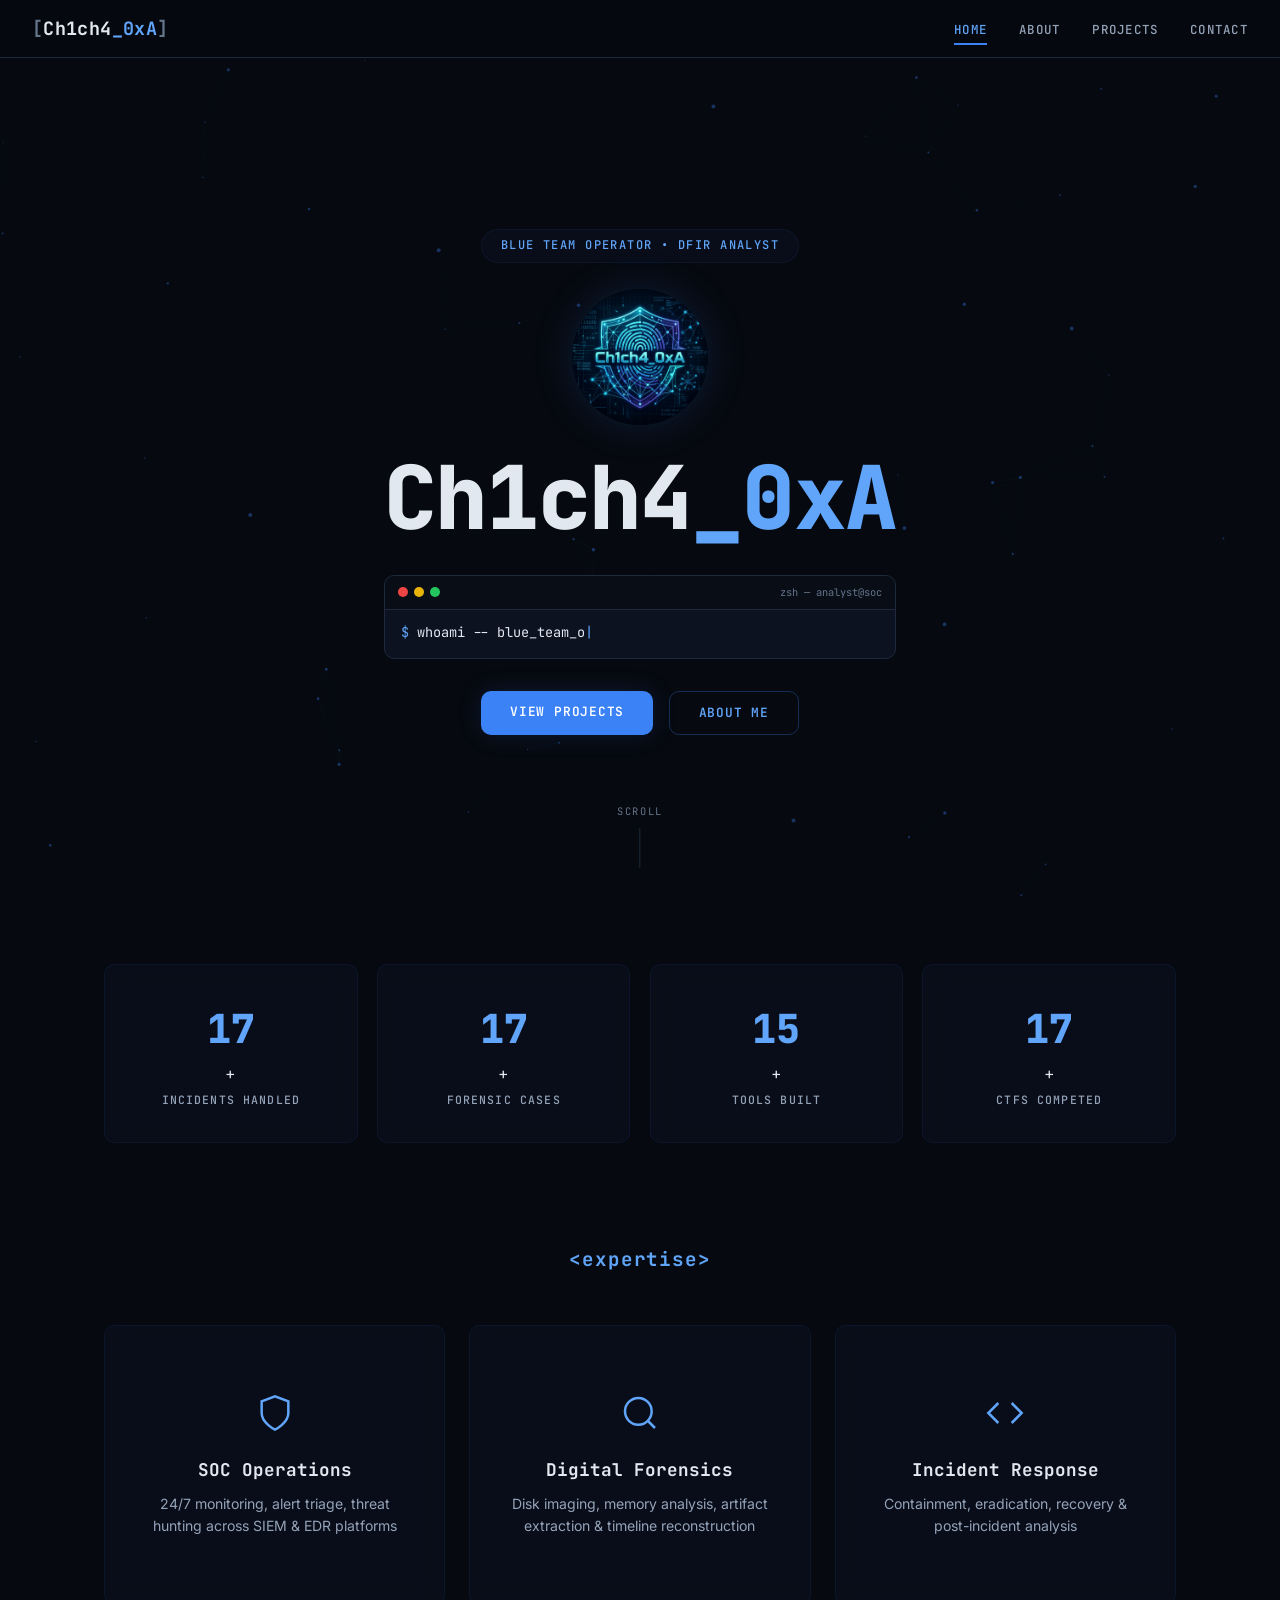
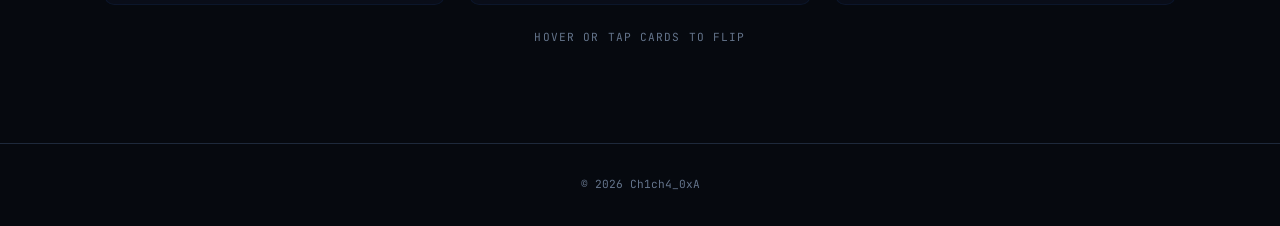
<file: index.html>
<!DOCTYPE html>
<html lang="en">
<head>
  <meta charset="UTF-8" />
  <meta name="viewport" content="width=device-width, initial-scale=1.0" />
  <meta http-equiv="Cache-Control" content="no-cache, no-store, must-revalidate" />
  <meta http-equiv="Pragma" content="no-cache" />
  <title>Ch1ch4_0xA</title>
  <link rel="preconnect" href="https://fonts.googleapis.com" />
  <link rel="preconnect" href="https://fonts.gstatic.com" crossorigin />
  <link href="https://fonts.googleapis.com/css2?family=JetBrains+Mono:wght@400;500;600;700;800&family=Inter:wght@300;400;500;600;700&display=swap" rel="stylesheet" />
  <link rel="stylesheet" href="style.css?v=5" />
</head>
<body>
  <canvas id="particles"></canvas>

  <nav class="nav" id="nav">
    <a href="index.html" class="nav-brand">
      <span class="brand-bracket">[</span>Ch1ch4<span class="brand-accent">_0xA</span><span class="brand-bracket">]</span>
    </a>
    <button class="nav-toggle" id="navToggle" aria-label="Menu">
      <span></span><span></span><span></span>
    </button>
    <ul class="nav-menu" id="navMenu">
      <li><a href="index.html" class="active">Home</a></li>
      <li><a href="about.html">About</a></li>
      <li><a href="projects.html">Projects</a></li>
      <li><a href="contact.html">Contact</a></li>
    </ul>
  </nav>

  <!-- HERO -->
  <section class="hero" id="hero">
    <div class="hero-inner">
      <div class="hero-badge reveal">Blue Team Operator &bull; DFIR Analyst</div>
      <img src="forensic_abstract_logo_1772784659323.png" alt="Ch1ch4_0xA Logo" class="hero-logo reveal" />
      <h1 class="hero-title reveal">Ch1ch4<span class="accent">_0xA</span></h1>
      <div class="hero-terminal reveal">
        <div class="terminal-bar">
          <span class="dot red"></span>
          <span class="dot yellow"></span>
          <span class="dot green"></span>
          <span class="terminal-title">zsh &mdash; analyst@soc</span>
        </div>
        <div class="terminal-body">
          <p><span class="prompt">$</span> <span class="cmd" id="terminalCmd"></span><span class="cursor">|</span></p>
        </div>
      </div>
      <div class="hero-actions reveal">
        <a href="projects.html" class="btn btn-fill">View Projects</a>
        <a href="about.html" class="btn btn-ghost">About Me</a>
      </div>
    </div>
    <div class="scroll-cue">
      <span>Scroll</span>
      <div class="scroll-line"></div>
    </div>
  </section>

  <!-- STATS -->
  <section class="stats-section">
    <div class="container">
      <div class="stats-grid">
        <div class="stat-card glass reveal">
          <span class="stat-number" data-target="50">0</span>+
          <span class="stat-label">Incidents Handled</span>
        </div>
        <div class="stat-card glass reveal">
          <span class="stat-number" data-target="30">0</span>+
          <span class="stat-label">Forensic Cases</span>
        </div>
        <div class="stat-card glass reveal">
          <span class="stat-number" data-target="15">0</span>+
          <span class="stat-label">Tools Built</span>
        </div>
        <div class="stat-card glass reveal">
          <span class="stat-number" data-target="20">0</span>+
          <span class="stat-label">CTFs Competed</span>
        </div>
      </div>
    </div>
  </section>

  <!-- SERVICES -->
  <section class="services-section">
    <div class="container">
      <h2 class="section-heading reveal">
        <span class="heading-tag">&lt;expertise&gt;</span>
      </h2>
      <div class="cards-grid">
        <div class="flip-card reveal" data-tilt>
          <div class="flip-inner">
            <div class="flip-front glass">
              <div class="card-icon">
                <svg width="40" height="40" viewBox="0 0 24 24" fill="none" stroke="currentColor" stroke-width="1.5"><path d="M12 22s8-4 8-10V5l-8-3-8 3v7c0 6 8 10 8 10z"/></svg>
              </div>
              <h3>SOC Operations</h3>
              <p>24/7 monitoring, alert triage, threat hunting across SIEM &amp; EDR platforms</p>
            </div>
            <div class="flip-back glass">
              <h4>Tools &amp; Platforms</h4>
              <ul>
                <li>Splunk / ELK Stack</li>
                <li>CrowdStrike / SentinelOne</li>
                <li>MITRE ATT&CK Framework</li>
                <li>Sigma / YARA Rules</li>
              </ul>
            </div>
          </div>
        </div>
        <div class="flip-card reveal" data-tilt>
          <div class="flip-inner">
            <div class="flip-front glass">
              <div class="card-icon">
                <svg width="40" height="40" viewBox="0 0 24 24" fill="none" stroke="currentColor" stroke-width="1.5"><circle cx="11" cy="11" r="8"/><path d="m21 21-4.35-4.35"/></svg>
              </div>
              <h3>Digital Forensics</h3>
              <p>Disk imaging, memory analysis, artifact extraction &amp; timeline reconstruction</p>
            </div>
            <div class="flip-back glass">
              <h4>Tools &amp; Techniques</h4>
              <ul>
                <li>Volatility / Rekall</li>
                <li>Autopsy / FTK Imager</li>
                <li>Velociraptor</li>
                <li>Chain of Custody</li>
              </ul>
            </div>
          </div>
        </div>
        <div class="flip-card reveal" data-tilt>
          <div class="flip-inner">
            <div class="flip-front glass">
              <div class="card-icon">
                <svg width="40" height="40" viewBox="0 0 24 24" fill="none" stroke="currentColor" stroke-width="1.5"><polyline points="16 18 22 12 16 6"/><polyline points="8 6 2 12 8 18"/></svg>
              </div>
              <h3>Incident Response</h3>
              <p>Containment, eradication, recovery &amp; post-incident analysis</p>
            </div>
            <div class="flip-back glass">
              <h4>Methodologies</h4>
              <ul>
                <li>NIST SP 800-61</li>
                <li>Playbook Automation</li>
                <li>Malware Triage</li>
                <li>Root Cause Analysis</li>
              </ul>
            </div>
          </div>
        </div>
      </div>
      <p class="cards-hint reveal">Hover or tap cards to flip</p>
    </div>
  </section>

  <footer class="footer">
    <div class="container">
      <p>&copy; <span id="year"></span> Ch1ch4_0xA</p>
    </div>
  </footer>

  <script src="script.js?v=5"></script>
</body>
</html>
</file>
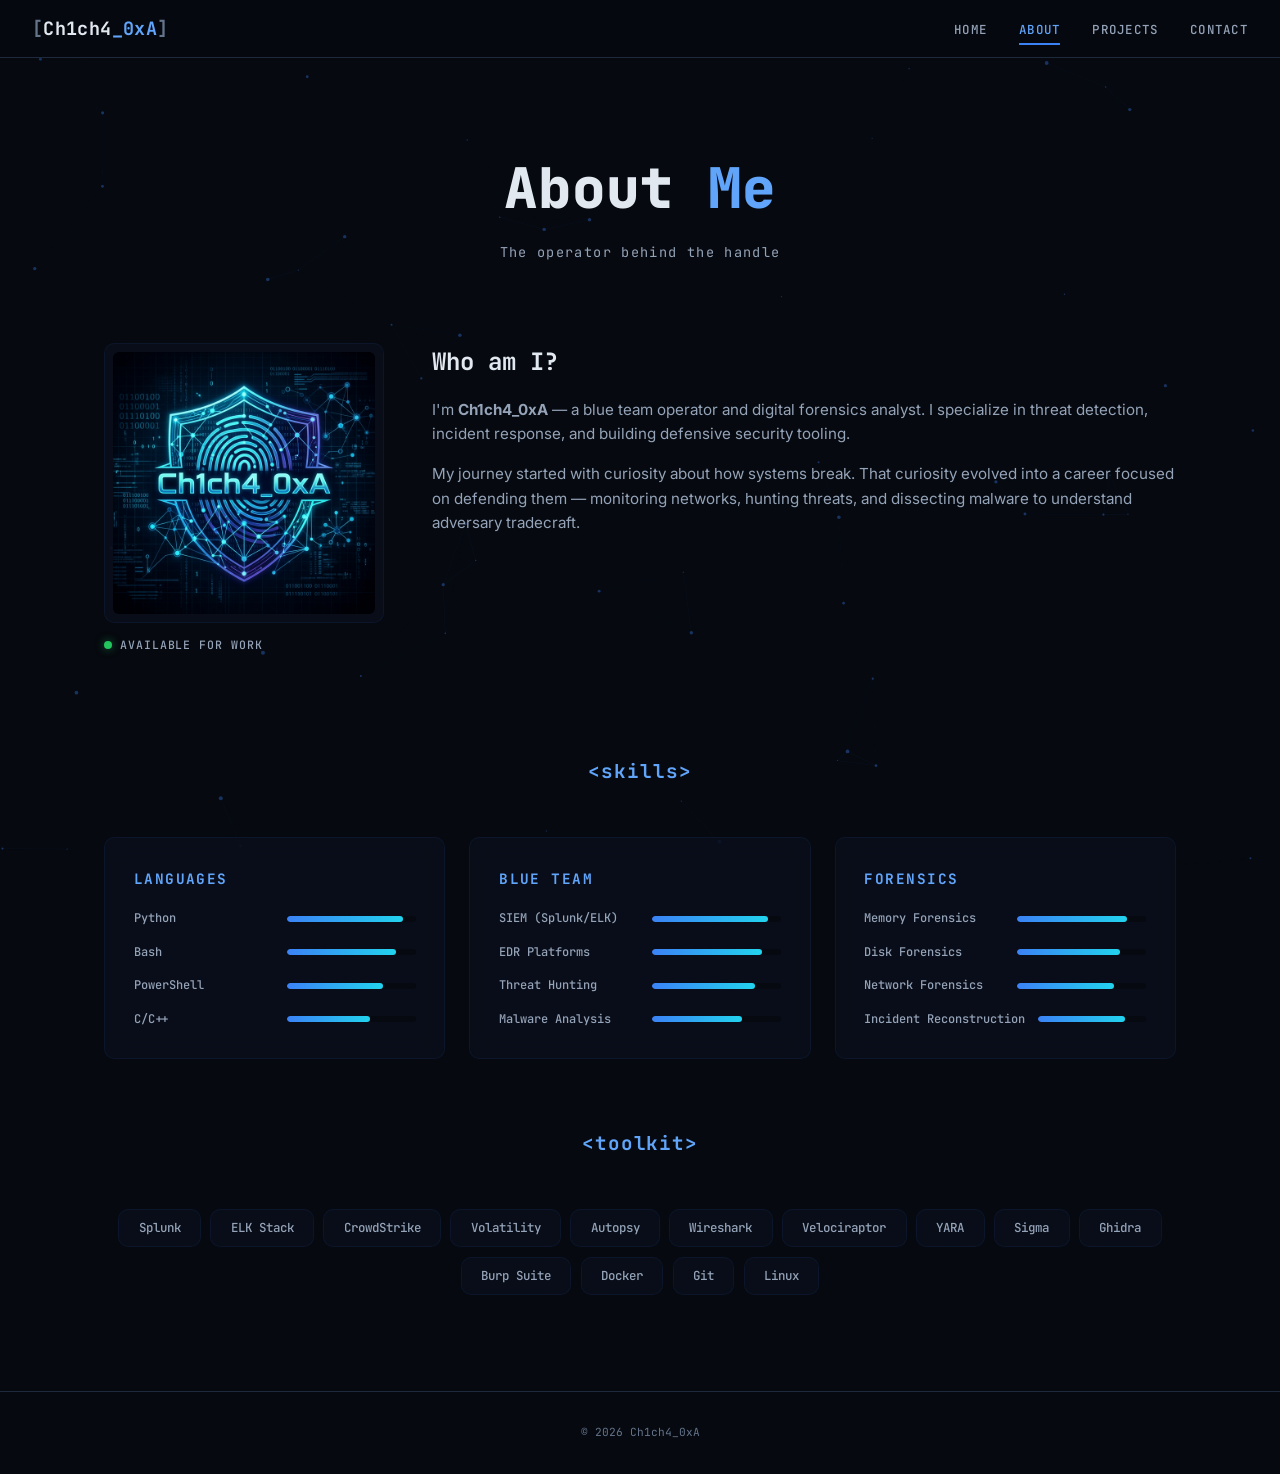
<file: about.html>
<!DOCTYPE html>
<html lang="en">
<head>
  <meta charset="UTF-8" />
  <meta name="viewport" content="width=device-width, initial-scale=1.0" />
  <meta http-equiv="Cache-Control" content="no-cache, no-store, must-revalidate" />
  <meta http-equiv="Pragma" content="no-cache" />
  <title>Ch1ch4_0xA | About</title>
  <link rel="preconnect" href="https://fonts.googleapis.com" />
  <link rel="preconnect" href="https://fonts.gstatic.com" crossorigin />
  <link href="https://fonts.googleapis.com/css2?family=JetBrains+Mono:wght@400;500;600;700;800&family=Inter:wght@300;400;500;600;700&display=swap" rel="stylesheet" />
  <link rel="stylesheet" href="style.css?v=5" />
</head>
<body>
  <canvas id="particles"></canvas>

  <nav class="nav" id="nav">
    <a href="index.html" class="nav-brand">
      <span class="brand-bracket">[</span>Ch1ch4<span class="brand-accent">_0xA</span><span class="brand-bracket">]</span>
    </a>
    <button class="nav-toggle" id="navToggle" aria-label="Menu">
      <span></span><span></span><span></span>
    </button>
    <ul class="nav-menu" id="navMenu">
      <li><a href="index.html">Home</a></li>
      <li><a href="about.html" class="active">About</a></li>
      <li><a href="projects.html">Projects</a></li>
      <li><a href="contact.html">Contact</a></li>
    </ul>
  </nav>

  <section class="page-hero">
    <h1 class="page-title reveal">About <span class="accent">Me</span></h1>
    <p class="page-sub reveal">The operator behind the handle</p>
  </section>

  <section class="about-content">
    <div class="container">
      <div class="about-grid">
        <div class="about-photo reveal">
          <div class="photo-frame glass">
            <img src="forensic_abstract_logo_1772784659323.png" alt="Ch1ch4_0xA" />
          </div>
          <div class="status-badge">
            <span class="pulse"></span> Available for Work
          </div>
        </div>
        <div class="about-bio reveal">
          <h2>Who am I?</h2>
          <p>
            I'm <strong>Ch1ch4_0xA</strong> &mdash; a blue team operator and digital forensics
            analyst. I specialize in threat detection, incident response, and building
            defensive security tooling.
          </p>
          <p>
            My journey started with curiosity about how systems break. That curiosity
            evolved into a career focused on defending them &mdash; monitoring networks,
            hunting threats, and dissecting malware to understand adversary tradecraft.
          </p>
        </div>
      </div>
    </div>
  </section>

  <!-- SKILLS -->
  <section class="skills-section">
    <div class="container">
      <h2 class="section-heading reveal">
        <span class="heading-tag">&lt;skills&gt;</span>
      </h2>
      <div class="skills-categories">
        <div class="skill-category glass reveal">
          <h3>Languages</h3>
          <div class="skill-bars">
            <div class="skill-item"><span class="skill-name">Python</span><div class="bar"><div class="bar-fill" data-width="90"></div></div></div>
            <div class="skill-item"><span class="skill-name">Bash</span><div class="bar"><div class="bar-fill" data-width="85"></div></div></div>
            <div class="skill-item"><span class="skill-name">PowerShell</span><div class="bar"><div class="bar-fill" data-width="75"></div></div></div>
            <div class="skill-item"><span class="skill-name">C/C++</span><div class="bar"><div class="bar-fill" data-width="65"></div></div></div>
          </div>
        </div>
        <div class="skill-category glass reveal">
          <h3>Blue Team</h3>
          <div class="skill-bars">
            <div class="skill-item"><span class="skill-name">SIEM (Splunk/ELK)</span><div class="bar"><div class="bar-fill" data-width="90"></div></div></div>
            <div class="skill-item"><span class="skill-name">EDR Platforms</span><div class="bar"><div class="bar-fill" data-width="85"></div></div></div>
            <div class="skill-item"><span class="skill-name">Threat Hunting</span><div class="bar"><div class="bar-fill" data-width="80"></div></div></div>
            <div class="skill-item"><span class="skill-name">Malware Analysis</span><div class="bar"><div class="bar-fill" data-width="70"></div></div></div>
          </div>
        </div>
        <div class="skill-category glass reveal">
          <h3>Forensics</h3>
          <div class="skill-bars">
            <div class="skill-item"><span class="skill-name">Memory Forensics</span><div class="bar"><div class="bar-fill" data-width="85"></div></div></div>
            <div class="skill-item"><span class="skill-name">Disk Forensics</span><div class="bar"><div class="bar-fill" data-width="80"></div></div></div>
            <div class="skill-item"><span class="skill-name">Network Forensics</span><div class="bar"><div class="bar-fill" data-width="75"></div></div></div>
            <div class="skill-item"><span class="skill-name">Incident Reconstruction</span><div class="bar"><div class="bar-fill" data-width="80"></div></div></div>
          </div>
        </div>
      </div>
    </div>
  </section>

  <!-- TOOLKIT -->
  <section class="toolkit-section">
    <div class="container">
      <h2 class="section-heading reveal">
        <span class="heading-tag">&lt;toolkit&gt;</span>
      </h2>
      <div class="toolkit-grid reveal">
        <span class="tool-chip glass" data-tilt>Splunk</span>
        <span class="tool-chip glass" data-tilt>ELK Stack</span>
        <span class="tool-chip glass" data-tilt>CrowdStrike</span>
        <span class="tool-chip glass" data-tilt>Volatility</span>
        <span class="tool-chip glass" data-tilt>Autopsy</span>
        <span class="tool-chip glass" data-tilt>Wireshark</span>
        <span class="tool-chip glass" data-tilt>Velociraptor</span>
        <span class="tool-chip glass" data-tilt>YARA</span>
        <span class="tool-chip glass" data-tilt>Sigma</span>
        <span class="tool-chip glass" data-tilt>Ghidra</span>
        <span class="tool-chip glass" data-tilt>Burp Suite</span>
        <span class="tool-chip glass" data-tilt>Docker</span>
        <span class="tool-chip glass" data-tilt>Git</span>
        <span class="tool-chip glass" data-tilt>Linux</span>
      </div>
    </div>
  </section>

  <footer class="footer">
    <div class="container">
      <p>&copy; <span id="year"></span> Ch1ch4_0xA</p>
    </div>
  </footer>

  <script src="script.js?v=5"></script>
</body>
</html>
</file>
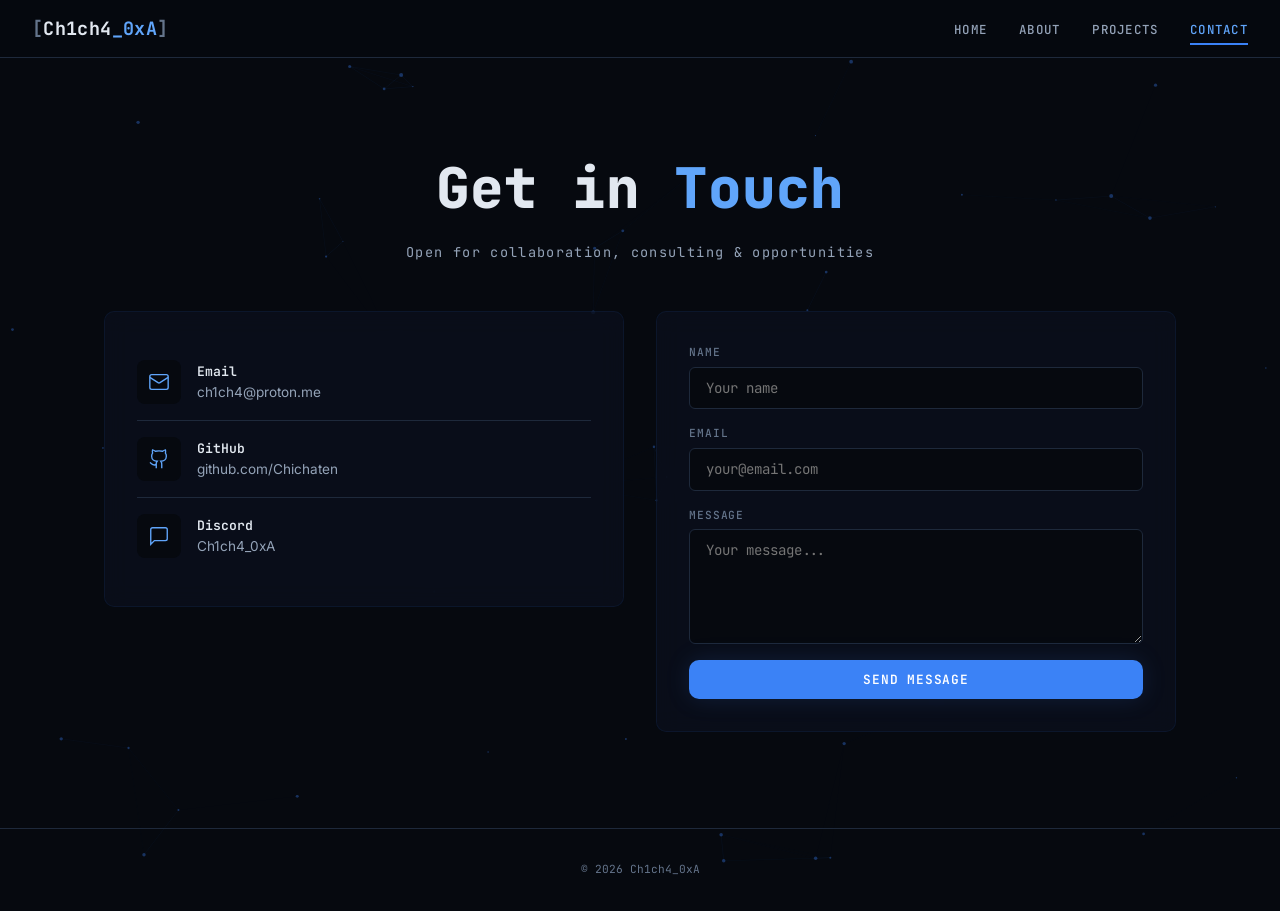
<file: contact.html>
<!DOCTYPE html>
<html lang="en">
<head>
  <meta charset="UTF-8" />
  <meta name="viewport" content="width=device-width, initial-scale=1.0" />
  <meta http-equiv="Cache-Control" content="no-cache, no-store, must-revalidate" />
  <meta http-equiv="Pragma" content="no-cache" />
  <title>Ch1ch4_0xA | Contact</title>
  <link rel="preconnect" href="https://fonts.googleapis.com" />
  <link rel="preconnect" href="https://fonts.gstatic.com" crossorigin />
  <link href="https://fonts.googleapis.com/css2?family=JetBrains+Mono:wght@400;500;600;700;800&family=Inter:wght@300;400;500;600;700&display=swap" rel="stylesheet" />
  <link rel="stylesheet" href="style.css?v=5" />
</head>
<body>
  <canvas id="particles"></canvas>

  <nav class="nav" id="nav">
    <a href="index.html" class="nav-brand">
      <span class="brand-bracket">[</span>Ch1ch4<span class="brand-accent">_0xA</span><span class="brand-bracket">]</span>
    </a>
    <button class="nav-toggle" id="navToggle" aria-label="Menu">
      <span></span><span></span><span></span>
    </button>
    <ul class="nav-menu" id="navMenu">
      <li><a href="index.html">Home</a></li>
      <li><a href="about.html">About</a></li>
      <li><a href="projects.html">Projects</a></li>
      <li><a href="contact.html" class="active">Contact</a></li>
    </ul>
  </nav>

  <section class="page-hero">
    <h1 class="page-title reveal">Get in <span class="accent">Touch</span></h1>
    <p class="page-sub reveal">Open for collaboration, consulting &amp; opportunities</p>
  </section>

  <section class="contact-section">
    <div class="container">
      <div class="contact-grid">

        <div class="contact-info reveal">
          <div class="contact-card glass">
            <div class="contact-item">
              <div class="contact-icon-wrap">
                <svg width="22" height="22" viewBox="0 0 24 24" fill="none" stroke="currentColor" stroke-width="1.5"><rect x="2" y="4" width="20" height="16" rx="2"/><path d="m22 7-8.97 5.7a1.94 1.94 0 0 1-2.06 0L2 7"/></svg>
              </div>
              <div>
                <h4>Email</h4>
                <p>ch1ch4@proton.me</p>
              </div>
            </div>
            <div class="contact-item">
              <div class="contact-icon-wrap">
                <svg width="22" height="22" viewBox="0 0 24 24" fill="none" stroke="currentColor" stroke-width="1.5"><path d="M15 22v-4a4.8 4.8 0 0 0-1-3.5c3 0 6-2 6-5.5.08-1.25-.27-2.48-1-3.5.28-1.15.28-2.35 0-3.5 0 0-1 0-3 1.5-2.64-.5-5.36-.5-8 0C6 2 5 2 5 2c-.3 1.15-.3 2.35 0 3.5A5.403 5.403 0 0 0 4 9c0 3.5 3 5.5 6 5.5-.39.49-.68 1.05-.85 1.65-.17.6-.22 1.23-.15 1.85v4"/><path d="M9 18c-4.51 2-5-2-7-2"/></svg>
              </div>
              <div>
                <h4>GitHub</h4>
                <p>github.com/Chichaten</p>
              </div>
            </div>
            <div class="contact-item">
              <div class="contact-icon-wrap">
                <svg width="22" height="22" viewBox="0 0 24 24" fill="none" stroke="currentColor" stroke-width="1.5"><path d="M21 15a2 2 0 0 1-2 2H7l-4 4V5a2 2 0 0 1 2-2h14a2 2 0 0 1 2 2z"/></svg>
              </div>
              <div>
                <h4>Discord</h4>
                <p>Ch1ch4_0xA</p>
              </div>
            </div>
          </div>
        </div>

        <form class="contact-form glass reveal" onsubmit="event.preventDefault(); this.querySelector('.btn').textContent='Sent!'; setTimeout(() => this.querySelector('.btn').textContent='Send Message', 2000)">
          <div class="form-group">
            <label for="name">Name</label>
            <input type="text" id="name" placeholder="Your name" required />
          </div>
          <div class="form-group">
            <label for="email">Email</label>
            <input type="email" id="email" placeholder="your@email.com" required />
          </div>
          <div class="form-group">
            <label for="message">Message</label>
            <textarea id="message" rows="5" placeholder="Your message..." required></textarea>
          </div>
          <button type="submit" class="btn btn-fill">Send Message</button>
        </form>

      </div>
    </div>
  </section>

  <footer class="footer">
    <div class="container">
      <p>&copy; <span id="year"></span> Ch1ch4_0xA</p>
    </div>
  </footer>

  <script src="script.js?v=5"></script>
</body>
</html>
</file>
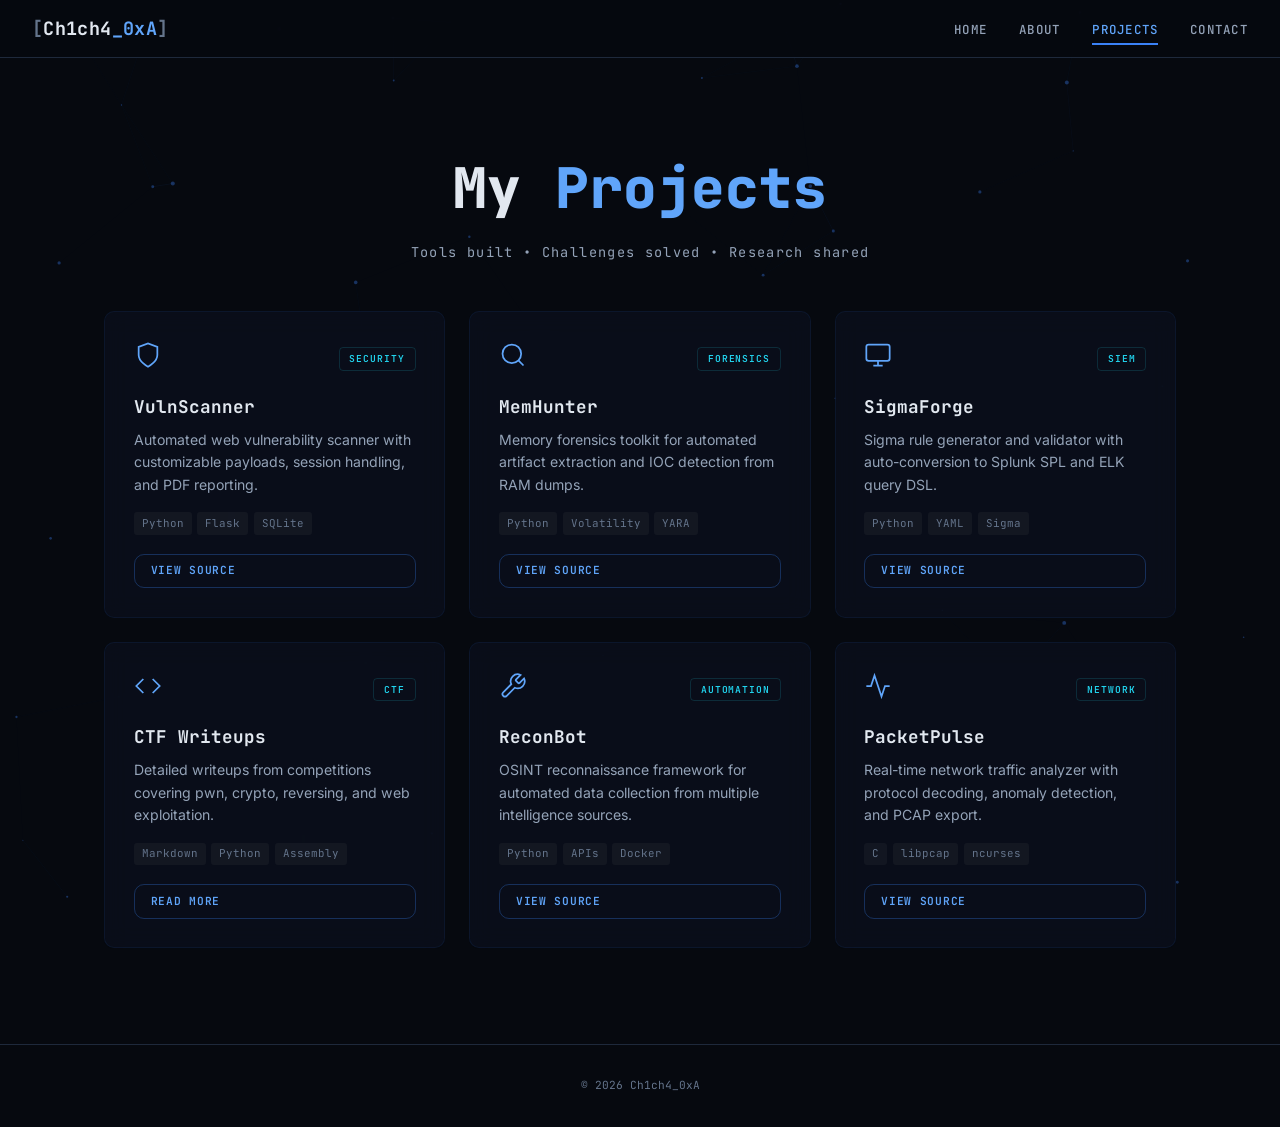
<file: projects.html>
<!DOCTYPE html>
<html lang="en">
<head>
  <meta charset="UTF-8" />
  <meta name="viewport" content="width=device-width, initial-scale=1.0" />
  <meta http-equiv="Cache-Control" content="no-cache, no-store, must-revalidate" />
  <meta http-equiv="Pragma" content="no-cache" />
  <title>Ch1ch4_0xA | Projects</title>
  <link rel="preconnect" href="https://fonts.googleapis.com" />
  <link rel="preconnect" href="https://fonts.gstatic.com" crossorigin />
  <link href="https://fonts.googleapis.com/css2?family=JetBrains+Mono:wght@400;500;600;700;800&family=Inter:wght@300;400;500;600;700&display=swap" rel="stylesheet" />
  <link rel="stylesheet" href="style.css?v=5" />
</head>
<body>
  <canvas id="particles"></canvas>

  <nav class="nav" id="nav">
    <a href="index.html" class="nav-brand">
      <span class="brand-bracket">[</span>Ch1ch4<span class="brand-accent">_0xA</span><span class="brand-bracket">]</span>
    </a>
    <button class="nav-toggle" id="navToggle" aria-label="Menu">
      <span></span><span></span><span></span>
    </button>
    <ul class="nav-menu" id="navMenu">
      <li><a href="index.html">Home</a></li>
      <li><a href="about.html">About</a></li>
      <li><a href="projects.html" class="active">Projects</a></li>
      <li><a href="contact.html">Contact</a></li>
    </ul>
  </nav>

  <section class="page-hero">
    <h1 class="page-title reveal">My <span class="accent">Projects</span></h1>
    <p class="page-sub reveal">Tools built &bull; Challenges solved &bull; Research shared</p>
  </section>

  <section class="projects-section">
    <div class="container">
      <div class="projects-grid">

        <div class="project-card glass reveal" data-tilt>
          <div class="project-top">
            <div class="project-icon">
              <svg width="28" height="28" viewBox="0 0 24 24" fill="none" stroke="currentColor" stroke-width="1.5"><path d="M12 22s8-4 8-10V5l-8-3-8 3v7c0 6 8 10 8 10z"/></svg>
            </div>
            <span class="project-badge">Security</span>
          </div>
          <h3>VulnScanner</h3>
          <p>Automated web vulnerability scanner with customizable payloads, session handling, and PDF reporting.</p>
          <div class="project-stack">
            <span>Python</span><span>Flask</span><span>SQLite</span>
          </div>
          <a href="#" class="btn btn-ghost btn-sm">View Source</a>
        </div>

        <div class="project-card glass reveal" data-tilt>
          <div class="project-top">
            <div class="project-icon">
              <svg width="28" height="28" viewBox="0 0 24 24" fill="none" stroke="currentColor" stroke-width="1.5"><circle cx="11" cy="11" r="8"/><path d="m21 21-4.35-4.35"/></svg>
            </div>
            <span class="project-badge">Forensics</span>
          </div>
          <h3>MemHunter</h3>
          <p>Memory forensics toolkit for automated artifact extraction and IOC detection from RAM dumps.</p>
          <div class="project-stack">
            <span>Python</span><span>Volatility</span><span>YARA</span>
          </div>
          <a href="#" class="btn btn-ghost btn-sm">View Source</a>
        </div>

        <div class="project-card glass reveal" data-tilt>
          <div class="project-top">
            <div class="project-icon">
              <svg width="28" height="28" viewBox="0 0 24 24" fill="none" stroke="currentColor" stroke-width="1.5"><rect x="2" y="3" width="20" height="14" rx="2"/><path d="M8 21h8M12 17v4"/></svg>
            </div>
            <span class="project-badge">SIEM</span>
          </div>
          <h3>SigmaForge</h3>
          <p>Sigma rule generator and validator with auto-conversion to Splunk SPL and ELK query DSL.</p>
          <div class="project-stack">
            <span>Python</span><span>YAML</span><span>Sigma</span>
          </div>
          <a href="#" class="btn btn-ghost btn-sm">View Source</a>
        </div>

        <div class="project-card glass reveal" data-tilt>
          <div class="project-top">
            <div class="project-icon">
              <svg width="28" height="28" viewBox="0 0 24 24" fill="none" stroke="currentColor" stroke-width="1.5"><polyline points="16 18 22 12 16 6"/><polyline points="8 6 2 12 8 18"/></svg>
            </div>
            <span class="project-badge">CTF</span>
          </div>
          <h3>CTF Writeups</h3>
          <p>Detailed writeups from competitions covering pwn, crypto, reversing, and web exploitation.</p>
          <div class="project-stack">
            <span>Markdown</span><span>Python</span><span>Assembly</span>
          </div>
          <a href="#" class="btn btn-ghost btn-sm">Read More</a>
        </div>

        <div class="project-card glass reveal" data-tilt>
          <div class="project-top">
            <div class="project-icon">
              <svg width="28" height="28" viewBox="0 0 24 24" fill="none" stroke="currentColor" stroke-width="1.5"><path d="M14.7 6.3a1 1 0 0 0 0 1.4l1.6 1.6a1 1 0 0 0 1.4 0l3.77-3.77a6 6 0 0 1-7.94 7.94l-6.91 6.91a2.12 2.12 0 0 1-3-3l6.91-6.91a6 6 0 0 1 7.94-7.94l-3.76 3.76z"/></svg>
            </div>
            <span class="project-badge">Automation</span>
          </div>
          <h3>ReconBot</h3>
          <p>OSINT reconnaissance framework for automated data collection from multiple intelligence sources.</p>
          <div class="project-stack">
            <span>Python</span><span>APIs</span><span>Docker</span>
          </div>
          <a href="#" class="btn btn-ghost btn-sm">View Source</a>
        </div>

        <div class="project-card glass reveal" data-tilt>
          <div class="project-top">
            <div class="project-icon">
              <svg width="28" height="28" viewBox="0 0 24 24" fill="none" stroke="currentColor" stroke-width="1.5"><path d="M22 12h-4l-3 9L9 3l-3 9H2"/></svg>
            </div>
            <span class="project-badge">Network</span>
          </div>
          <h3>PacketPulse</h3>
          <p>Real-time network traffic analyzer with protocol decoding, anomaly detection, and PCAP export.</p>
          <div class="project-stack">
            <span>C</span><span>libpcap</span><span>ncurses</span>
          </div>
          <a href="#" class="btn btn-ghost btn-sm">View Source</a>
        </div>

      </div>
    </div>
  </section>

  <footer class="footer">
    <div class="container">
      <p>&copy; <span id="year"></span> Ch1ch4_0xA</p>
    </div>
  </footer>

  <script src="script.js?v=5"></script>
</body>
</html>
</file>
<file: style.css>
/* ===== RESET ===== */
*, *::before, *::after { box-sizing: border-box; margin: 0; padding: 0; }

:root {
  --bg:         #06090f;
  --bg-alt:     #0c1220;
  --glass:      rgba(12, 18, 32, 0.6);
  --glass-border: rgba(59, 130, 246, 0.08);
  --accent:     #3b82f6;
  --accent-l:   #60a5fa;
  --accent-glow: rgba(59, 130, 246, 0.15);
  --cyan:       #22d3ee;
  --text:       #e2e8f0;
  --text-dim:   #94a3b8;
  --text-faint: #64748b;
  --border:     #1e293b;
  --radius:     10px;
  --mono:       'JetBrains Mono', monospace;
  --sans:       'Inter', system-ui, sans-serif;
}

html { scroll-behavior: smooth; }

body {
  font-family: var(--sans);
  background: var(--bg);
  color: var(--text);
  min-height: 100vh;
  overflow-x: hidden;
  line-height: 1.6;
}

a { color: var(--accent-l); text-decoration: none; transition: color .25s; }
a:hover { color: #fff; }

.container { max-width: 1120px; margin: 0 auto; padding: 0 1.5rem; }

/* ===== PARTICLE CANVAS ===== */
#particles {
  position: fixed; inset: 0;
  z-index: 0; pointer-events: none;
}

/* ===== GLASS ===== */
.glass {
  background: var(--glass);
  border: 1px solid var(--glass-border);
  -webkit-backdrop-filter: blur(12px);
  backdrop-filter: blur(12px);
  border-radius: var(--radius);
}

/* ===== NAV ===== */
.nav {
  position: fixed; inset: 0 0 auto 0;
  z-index: 200;
  display: flex; align-items: center; justify-content: space-between;
  padding: .85rem 2rem;
  background: rgba(6, 9, 15, .88);
  -webkit-backdrop-filter: blur(20px);
  backdrop-filter: blur(20px);
  border-bottom: 1px solid var(--border);
  transition: background .3s, box-shadow .3s;
}
.nav.scrolled { box-shadow: 0 4px 30px rgba(0,0,0,.4); }

.nav-brand {
  font-family: var(--mono); font-size: 1.15rem; font-weight: 700;
  color: var(--text); letter-spacing: .02em;
}
.brand-bracket { color: var(--text-faint); }
.brand-accent  { color: var(--accent-l); }

.nav-menu {
  display: flex; list-style: none; gap: 2rem;
}
.nav-menu a {
  font-family: var(--mono); font-size: .78rem; font-weight: 500;
  color: var(--text-dim); text-transform: uppercase; letter-spacing: .1em;
  padding: .3rem 0; position: relative; transition: color .25s;
}
.nav-menu a::after {
  content: ''; position: absolute; bottom: -3px; left: 0;
  width: 0; height: 2px; background: var(--accent);
  transition: width .3s;
}
.nav-menu a:hover, .nav-menu a.active { color: var(--accent-l); }
.nav-menu a:hover::after, .nav-menu a.active::after { width: 100%; }

.nav-toggle {
  display: none; flex-direction: column; gap: 5px;
  background: none; border: none; cursor: pointer; padding: 4px;
}
.nav-toggle span { display: block; width: 22px; height: 2px; background: var(--text); transition: .3s; }

/* ===== HERO ===== */
.hero {
  position: relative; z-index: 1;
  min-height: 100vh;
  display: flex; flex-direction: column;
  align-items: center; justify-content: center;
  text-align: center; padding: 6rem 2rem 2rem;
}
.hero-inner { max-width: 700px; }

.hero-badge {
  display: inline-block;
  font-family: var(--mono); font-size: .75rem; font-weight: 500;
  color: var(--accent-l); letter-spacing: .12em; text-transform: uppercase;
  padding: .4rem 1.2rem;
  border: 1px solid var(--glass-border);
  border-radius: 50px;
  background: var(--glass);
  margin-bottom: 1.5rem;
}

.hero-logo {
  display: block;
  width: 140px; height: 140px;
  border-radius: 50%;
  object-fit: cover;
  margin: 0 auto 1.5rem;
  border: 2px solid var(--glass-border);
  box-shadow: 0 0 40px var(--accent-glow);
}

.hero-title {
  font-family: var(--mono); font-weight: 800;
  font-size: clamp(3rem, 7vw, 5.5rem);
  line-height: 1.05; letter-spacing: -.02em;
}
.hero-title .accent { color: var(--accent-l); }

/* Terminal */
.hero-terminal {
  margin: 2rem auto 0; max-width: 520px;
  border-radius: var(--radius); overflow: hidden;
  border: 1px solid var(--border);
  background: var(--bg-alt);
}
.terminal-bar {
  display: flex; align-items: center; gap: 6px;
  padding: .5rem .8rem;
  background: rgba(0,0,0,.3);
  border-bottom: 1px solid var(--border);
}
.dot { width: 10px; height: 10px; border-radius: 50%; }
.dot.red    { background: #ef4444; }
.dot.yellow { background: #eab308; }
.dot.green  { background: #22c55e; }
.terminal-title {
  margin-left: auto;
  font-family: var(--mono); font-size: .65rem;
  color: var(--text-faint);
}
.terminal-body {
  padding: .8rem 1rem;
  font-family: var(--mono); font-size: .85rem;
  text-align: left; color: var(--text-dim);
  min-height: 48px;
}
.prompt { color: var(--accent-l); }
.cmd    { color: var(--text); }
.cursor {
  display: inline-block; color: var(--accent-l);
  animation: blink .8s step-end infinite;
}
@keyframes blink { 50% { opacity: 0; } }

/* Hero actions */
.hero-actions { display: flex; gap: 1rem; justify-content: center; margin-top: 2rem; }

/* Scroll cue */
.scroll-cue {
  position: absolute; bottom: 2rem; left: 50%; transform: translateX(-50%);
  display: flex; flex-direction: column; align-items: center; gap: .5rem;
  color: var(--text-faint); font-family: var(--mono); font-size: .65rem;
  text-transform: uppercase; letter-spacing: .15em;
}
.scroll-line {
  width: 1px; height: 40px; background: var(--border);
  position: relative; overflow: hidden;
}
.scroll-line::after {
  content: ''; position: absolute; top: -100%; left: 0;
  width: 100%; height: 50%;
  background: var(--accent-l);
  animation: scrollLine 1.8s ease-in-out infinite;
}
@keyframes scrollLine { 0% { top: -50%; } 100% { top: 150%; } }

/* ===== BUTTONS ===== */
.btn {
  display: inline-block; padding: .7rem 1.8rem;
  border-radius: var(--radius);
  font-family: var(--mono); font-weight: 600; font-size: .8rem;
  text-transform: uppercase; letter-spacing: .06em;
  transition: all .3s; cursor: pointer; border: none;
}
.btn-fill {
  background: var(--accent); color: #fff;
  box-shadow: 0 0 25px var(--accent-glow);
}
.btn-fill:hover {
  background: var(--accent-l); color: #fff;
  transform: translateY(-2px);
  box-shadow: 0 4px 35px rgba(59,130,246,.3);
}
.btn-ghost {
  background: transparent; color: var(--accent-l);
  border: 1.5px solid rgba(59,130,246,.3);
}
.btn-ghost:hover {
  border-color: var(--accent); background: var(--accent-glow);
  color: #fff; transform: translateY(-2px);
}
.btn-sm { padding: .45rem 1rem; font-size: .7rem; }

/* ===== PAGE HERO ===== */
.page-hero {
  position: relative; z-index: 1;
  text-align: center; padding: 9rem 2rem 3rem;
}
.page-title {
  font-family: var(--mono); font-size: clamp(2rem, 5vw, 3.5rem);
  font-weight: 800;
}
.page-title .accent { color: var(--accent-l); }
.page-sub {
  font-family: var(--mono); color: var(--text-dim);
  font-size: .85rem; letter-spacing: .1em; margin-top: .5rem;
}

/* ===== SECTION HEADING ===== */
.section-heading {
  text-align: center; margin-bottom: 3rem;
}
.heading-tag {
  font-family: var(--mono); font-size: 1.2rem; font-weight: 700;
  color: var(--accent-l); letter-spacing: .05em;
}

/* ===== STATS ===== */
.stats-section {
  position: relative; z-index: 1; padding: 4rem 0;
}
.stats-grid {
  display: grid; grid-template-columns: repeat(4, 1fr); gap: 1.2rem;
}
.stat-card {
  text-align: center; padding: 2rem 1rem;
  transition: transform .3s, box-shadow .3s;
}
.stat-card:hover {
  transform: translateY(-4px);
  box-shadow: 0 8px 40px var(--accent-glow);
}
.stat-number {
  font-family: var(--mono); font-size: 2.5rem; font-weight: 800;
  color: var(--accent-l); display: block;
}
.stat-label {
  font-family: var(--mono); font-size: .72rem; font-weight: 500;
  color: var(--text-dim); text-transform: uppercase; letter-spacing: .1em;
  display: block; margin-top: .3rem;
}

/* ===== FLIP CARDS ===== */
.services-section {
  position: relative; z-index: 1; padding: 2rem 0 6rem;
}
.cards-grid {
  display: grid; grid-template-columns: repeat(auto-fit, minmax(300px, 1fr));
  gap: 1.5rem;
}
.cards-hint {
  text-align: center; margin-top: 1.5rem;
  font-family: var(--mono); font-size: .7rem;
  color: var(--text-faint); letter-spacing: .1em; text-transform: uppercase;
}

.flip-card {
  perspective: 800px; height: 280px;
}
.flip-inner {
  position: relative; width: 100%; height: 100%;
  transition: transform .6s cubic-bezier(.4,0,.2,1);
  transform-style: preserve-3d;
}
.flip-card:hover .flip-inner { transform: rotateY(180deg); }

.flip-front, .flip-back {
  position: absolute; inset: 0;
  -webkit-backface-visibility: hidden;
  backface-visibility: hidden;
  display: flex; flex-direction: column;
  justify-content: center; align-items: center;
  padding: 2rem; text-align: center;
}
.flip-back {
  transform: rotateY(180deg); text-align: left; align-items: flex-start;
}

.card-icon { color: var(--accent-l); margin-bottom: 1rem; }

.flip-front h3 {
  font-family: var(--mono); font-size: 1.1rem; font-weight: 700;
  margin-bottom: .5rem;
}
.flip-front p { color: var(--text-dim); font-size: .88rem; }

.flip-back h4 {
  font-family: var(--mono); font-size: .9rem; font-weight: 700;
  color: var(--accent-l); margin-bottom: .8rem;
}
.flip-back ul {
  list-style: none; display: flex; flex-direction: column; gap: .5rem;
}
.flip-back li {
  font-family: var(--mono); font-size: .8rem; color: var(--text-dim);
  padding-left: 1rem; position: relative;
}
.flip-back li::before {
  content: '>'; position: absolute; left: 0;
  color: var(--accent-l); font-weight: 700;
}

/* ===== ABOUT ===== */
.about-content {
  position: relative; z-index: 1; padding: 2rem 0 4rem;
}
.about-grid {
  display: grid; grid-template-columns: 280px 1fr;
  gap: 3rem; align-items: start;
}
.photo-frame {
  padding: .5rem; overflow: hidden;
}
.photo-frame img {
  width: 100%; border-radius: 6px; display: block;
}
.status-badge {
  display: flex; align-items: center; gap: .5rem;
  font-family: var(--mono); font-size: .72rem; font-weight: 500;
  color: var(--text-dim); margin-top: .8rem;
  text-transform: uppercase; letter-spacing: .08em;
}
.pulse {
  width: 8px; height: 8px; border-radius: 50%;
  background: #22c55e;
  box-shadow: 0 0 8px rgba(34,197,94,.5);
  animation: pulse 2s ease-in-out infinite;
}
@keyframes pulse { 0%, 100% { opacity: 1; } 50% { opacity: .4; } }

.about-bio h2 {
  font-family: var(--mono); font-size: 1.5rem; font-weight: 700;
  margin-bottom: 1rem;
}
.about-bio p {
  color: var(--text-dim); margin-bottom: 1rem; font-size: .95rem;
}

/* ===== SKILLS ===== */
.skills-section {
  position: relative; z-index: 1; padding: 2rem 0 4rem;
}
.skills-categories {
  display: grid; grid-template-columns: repeat(auto-fit, minmax(300px, 1fr));
  gap: 1.5rem;
}
.skill-category {
  padding: 1.8rem;
}
.skill-category h3 {
  font-family: var(--mono); font-size: .9rem; font-weight: 700;
  color: var(--accent-l); margin-bottom: 1.2rem;
  text-transform: uppercase; letter-spacing: .1em;
}
.skill-bars { display: flex; flex-direction: column; gap: .9rem; }
.skill-item { display: flex; align-items: center; gap: .8rem; }
.skill-name {
  font-family: var(--mono); font-size: .75rem; font-weight: 500;
  color: var(--text-dim); min-width: 140px;
}
.bar {
  flex: 1; height: 6px;
  background: var(--bg); border-radius: 3px; overflow: hidden;
}
.bar-fill {
  height: 100%; width: 0;
  background: linear-gradient(90deg, var(--accent), var(--cyan));
  border-radius: 3px;
  transition: width 1.2s cubic-bezier(.4,0,.2,1);
}

/* ===== TOOLKIT ===== */
.toolkit-section {
  position: relative; z-index: 1; padding: 0 0 6rem;
}
.toolkit-grid {
  display: flex; flex-wrap: wrap; gap: .6rem;
  justify-content: center;
}
.tool-chip {
  font-family: var(--mono); font-size: .78rem; font-weight: 500;
  color: var(--text-dim); padding: .5rem 1.2rem;
  transition: all .3s; cursor: default;
}
.tool-chip:hover {
  color: #fff; border-color: var(--accent);
  box-shadow: 0 0 20px var(--accent-glow);
  transform: translateY(-2px);
}

/* ===== PROJECTS ===== */
.projects-section {
  position: relative; z-index: 1; padding: 0 0 6rem;
}
.projects-grid {
  display: grid; grid-template-columns: repeat(auto-fit, minmax(300px, 1fr));
  gap: 1.5rem;
}
.project-card {
  padding: 1.8rem; display: flex; flex-direction: column;
  transition: transform .3s, box-shadow .3s;
}
.project-card:hover {
  transform: translateY(-6px);
  box-shadow: 0 8px 40px var(--accent-glow);
}
.project-top {
  display: flex; align-items: center; justify-content: space-between;
  margin-bottom: 1rem;
}
.project-icon { color: var(--accent-l); }
.project-badge {
  font-family: var(--mono); font-size: .6rem; font-weight: 600;
  color: var(--cyan); text-transform: uppercase; letter-spacing: .1em;
  padding: .2rem .6rem; border: 1px solid rgba(34,211,238,.15);
  border-radius: 4px;
}
.project-card h3 {
  font-family: var(--mono); font-size: 1.1rem; font-weight: 700;
  margin-bottom: .5rem;
}
.project-card p {
  color: var(--text-dim); font-size: .88rem; flex: 1; margin-bottom: 1rem;
}
.project-stack {
  display: flex; flex-wrap: wrap; gap: .35rem; margin-bottom: 1.2rem;
}
.project-stack span {
  font-family: var(--mono); font-size: .68rem; padding: .15rem .5rem;
  background: rgba(255,255,255,.04); border-radius: 3px; color: var(--text-faint);
}

/* ===== CONTACT ===== */
.contact-section {
  position: relative; z-index: 1; padding: 0 0 6rem;
}
.contact-grid {
  display: grid; grid-template-columns: 1fr 1fr;
  gap: 2rem; align-items: start;
}
.contact-card { padding: 2rem; }
.contact-item {
  display: flex; gap: 1rem; align-items: center;
  padding: 1rem 0;
  border-bottom: 1px solid var(--border);
}
.contact-item:last-child { border-bottom: none; }
.contact-icon-wrap {
  width: 44px; height: 44px;
  display: flex; align-items: center; justify-content: center;
  border-radius: 8px; background: var(--bg);
  color: var(--accent-l); flex-shrink: 0;
}
.contact-item h4 {
  font-family: var(--mono); font-size: .82rem; font-weight: 600;
}
.contact-item p { font-size: .85rem; color: var(--text-dim); }

.contact-form { padding: 2rem; display: flex; flex-direction: column; gap: 1rem; }
.form-group { display: flex; flex-direction: column; gap: .3rem; }
.form-group label {
  font-family: var(--mono); font-size: .7rem; font-weight: 500;
  color: var(--text-faint); text-transform: uppercase; letter-spacing: .08em;
}
.form-group input, .form-group textarea {
  background: var(--bg); border: 1px solid var(--border);
  border-radius: 6px; padding: .7rem 1rem;
  color: var(--text); font-family: var(--mono); font-size: .88rem;
  transition: border-color .3s, box-shadow .3s; outline: none;
}
.form-group input:focus, .form-group textarea:focus {
  border-color: var(--accent);
  box-shadow: 0 0 15px var(--accent-glow);
}
.form-group textarea { resize: vertical; min-height: 110px; }

/* ===== FOOTER ===== */
.footer {
  position: relative; z-index: 1;
  text-align: center; padding: 2rem;
  border-top: 1px solid var(--border);
  font-family: var(--mono); font-size: .7rem; color: var(--text-faint);
}

/* ===== REVEAL ANIMATION ===== */
.reveal {
  opacity: 0; transform: translateY(25px);
  transition: opacity .7s ease-out, transform .7s ease-out;
}
.reveal.visible {
  opacity: 1; transform: translateY(0);
}

/* ===== RESPONSIVE ===== */
@media (max-width: 768px) {
  .nav-toggle { display: flex; }
  .nav-menu {
    position: fixed; top: 0; right: -100%;
    width: 75%; height: 100vh;
    flex-direction: column;
    background: var(--bg); padding: 5rem 2rem;
    gap: 1.5rem;
    border-left: 1px solid var(--border);
    transition: right .4s;
  }
  .nav-menu.open { right: 0; }

  .stats-grid { grid-template-columns: repeat(2, 1fr); }
  .about-grid { grid-template-columns: 1fr; text-align: center; }
  .about-photo { display: flex; flex-direction: column; align-items: center; }
  .photo-frame { max-width: 220px; }
  .contact-grid { grid-template-columns: 1fr; }
  .hero-actions { flex-direction: column; align-items: center; }
  .skill-name { min-width: 110px; }
}
@media (max-width: 480px) {
  .stats-grid { grid-template-columns: 1fr 1fr; gap: .8rem; }
  .stat-number { font-size: 1.8rem; }
}
</file>
